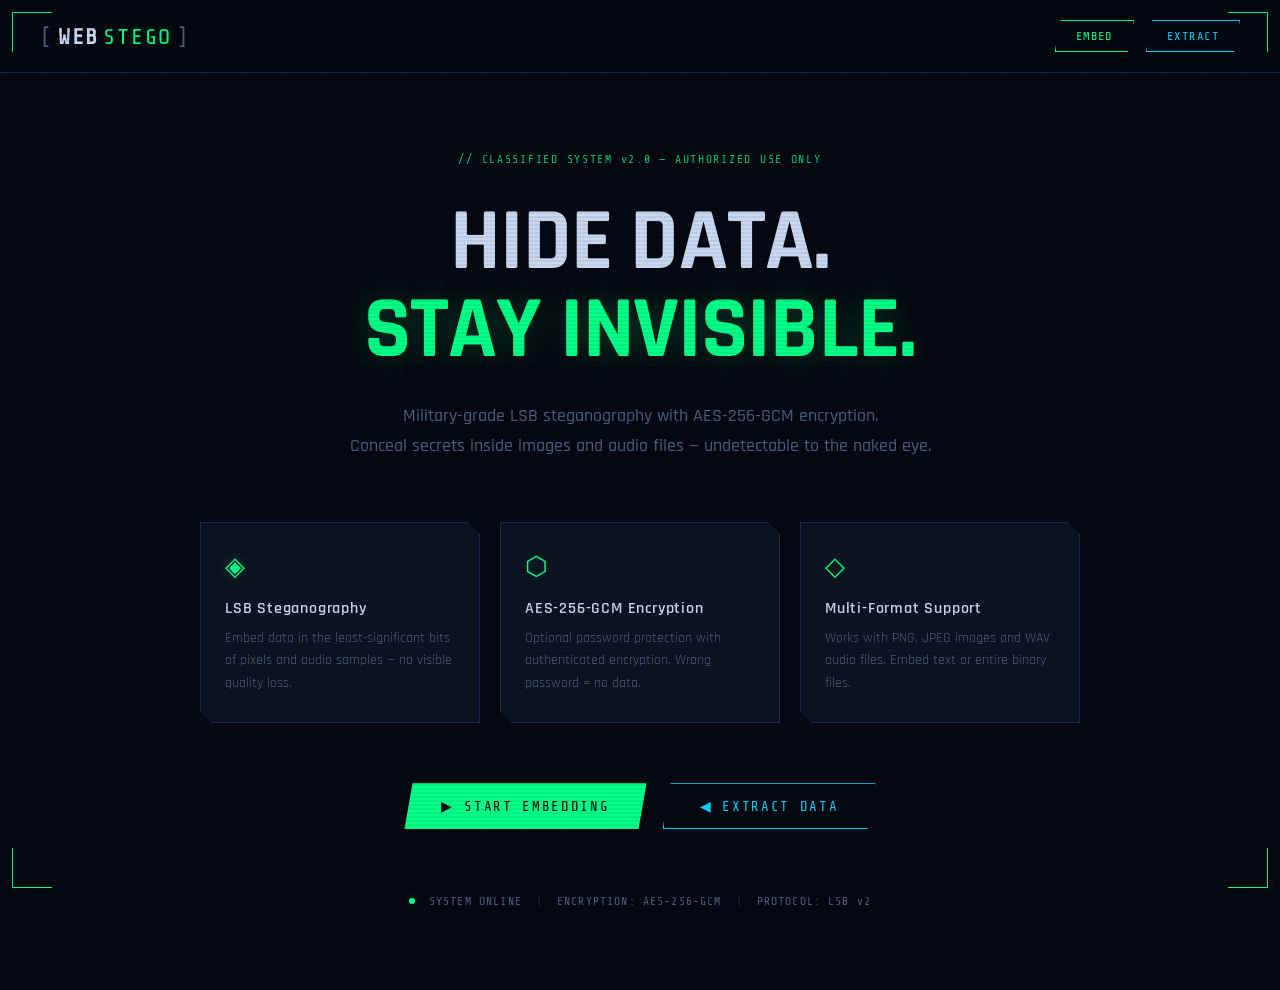
<file: templates/index.html>
<!DOCTYPE html>
<html lang="en">
<head>
<meta charset="UTF-8" />
<meta name="viewport" content="width=device-width, initial-scale=1.0" />
<title>Stego Web Vault</title>
<link rel="stylesheet" href="/static/css/style.css" />
<link rel="preconnect" href="https://fonts.googleapis.com">
<link href="https://fonts.googleapis.com/css2?family=Share+Tech+Mono&family=Rajdhani:wght@400;500;600;700&display=swap" rel="stylesheet">
</head>
<body class="landing-page">

  <!-- Scanline overlay -->
  <div class="scanlines"></div>

  <!-- Animated grid background -->
  <div class="grid-bg"></div>

  <!-- Corner decorations -->
  <div class="corner corner-tl"></div>
  <div class="corner corner-tr"></div>
  <div class="corner corner-bl"></div>
  <div class="corner corner-br"></div>

  <header class="site-header">
    <div class="logo">
      <span class="logo-bracket">[</span>
      <span class="logo-text">WEB</span>
      <span class="logo-accent">STEGO</span>
      <span class="logo-bracket">]</span>
    </div>
    <nav>
      <a href="/embed" class="nav-btn">EMBED</a>
      <a href="/extract" class="nav-btn nav-btn-secondary">EXTRACT</a>
    </nav>
  </header>

  <main class="hero">
    <div class="hero-tag">// CLASSIFIED SYSTEM v2.0 — AUTHORIZED USE ONLY</div>

    <h1 class="hero-title">
      <span class="title-line">HIDE DATA.</span>
      <span class="title-line accent-line">STAY INVISIBLE.</span>
    </h1>

    <p class="hero-subtitle">
      Military-grade LSB steganography with AES-256-GCM encryption.<br>
      Conceal secrets inside images and audio files — undetectable to the naked eye.
    </p>

    <div class="feature-grid">
      <div class="feature-card">
        <div class="feature-icon">◈</div>
        <h3>LSB Steganography</h3>
        <p>Embed data in the least-significant bits of pixels and audio samples — no visible quality loss.</p>
      </div>
      <div class="feature-card">
        <div class="feature-icon">⬡</div>
        <h3>AES-256-GCM Encryption</h3>
        <p>Optional password protection with authenticated encryption. Wrong password = no data.</p>
      </div>
      <div class="feature-card">
        <div class="feature-icon">◇</div>
        <h3>Multi-Format Support</h3>
        <p>Works with PNG, JPEG images and WAV audio files. Embed text or entire binary files.</p>
      </div>
    </div>

    <div class="cta-group">
      <a href="/embed" class="cta-btn cta-primary">
        <span class="btn-icon">▶</span> START EMBEDDING
      </a>
      <a href="/extract" class="cta-btn cta-secondary">
        <span class="btn-icon">◀</span> EXTRACT DATA
      </a>
    </div>

    <div class="status-bar">
      <span class="status-dot active"></span>
      <span class="status-text">SYSTEM ONLINE</span>
      <span class="status-sep">|</span>
      <span class="status-text">ENCRYPTION: AES-256-GCM</span>
      <span class="status-sep">|</span>
      <span class="status-text">PROTOCOL: LSB v2</span>
    </div>
  </main>

  <script src="/static/js/script.js"></script>
</body>
</html>
</file>
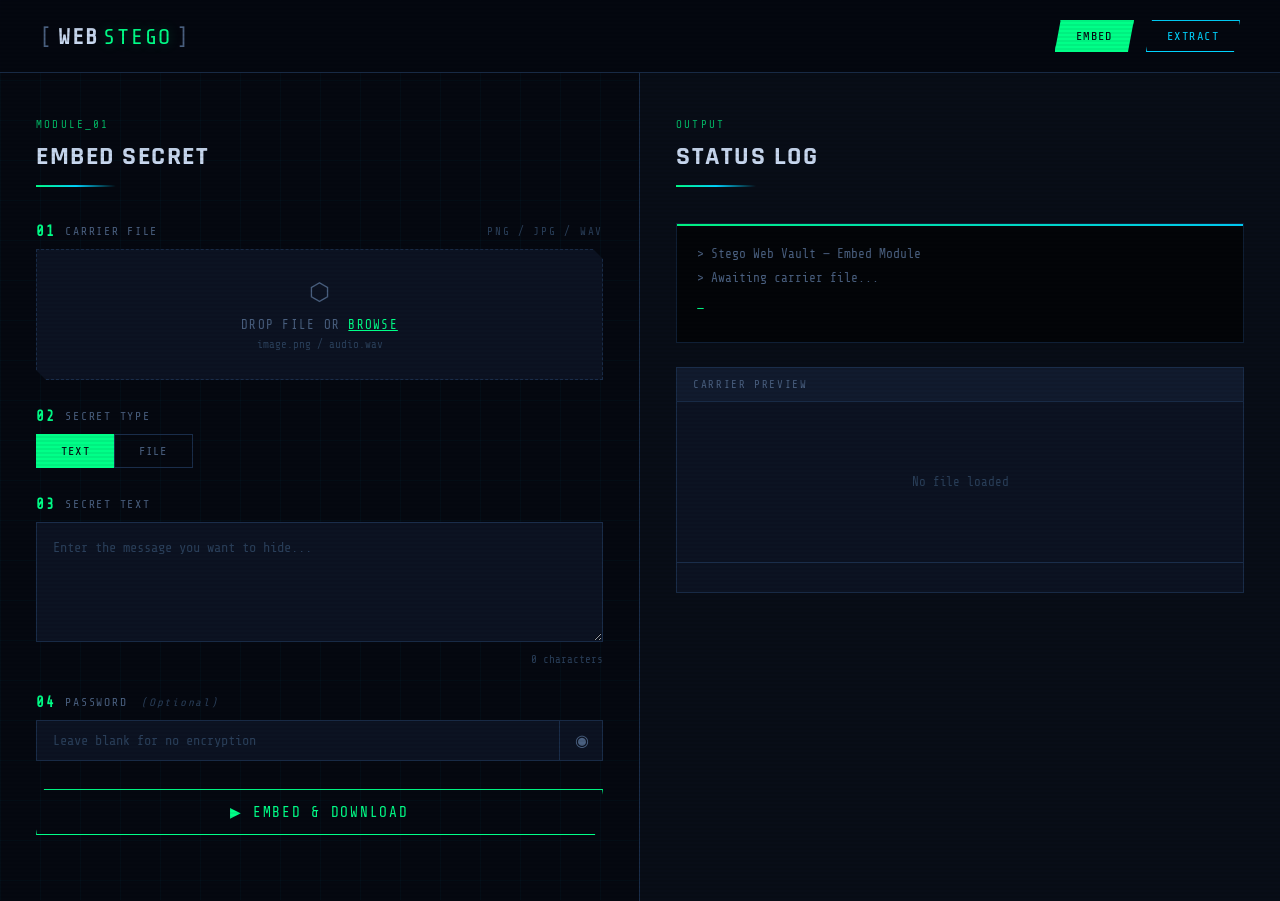
<file: templates/embed.html>
<!DOCTYPE html>
<html lang="en">
<head>
<meta charset="UTF-8" />
<meta name="viewport" content="width=device-width, initial-scale=1.0" />
<title>Embed | Stego Web Vault</title>
<link rel="stylesheet" href="/static/css/style.css" />
<link rel="preconnect" href="https://fonts.googleapis.com">
<link href="https://fonts.googleapis.com/css2?family=Share+Tech+Mono&family=Rajdhani:wght@400;500;600;700&display=swap" rel="stylesheet">
</head>
<body class="ops-page">

  <div class="scanlines"></div>
  <div class="grid-bg"></div>

  <header class="site-header">
    <div class="logo">
      <a href="/" style="text-decoration:none;color:inherit;display:flex;align-items:center;gap:4px;">
        <span class="logo-bracket">[</span>
        <span class="logo-text">WEB</span>
        <span class="logo-accent">STEGO</span>
        <span class="logo-bracket">]</span>
      </a>
    </div>
    <nav>
      <a href="/embed" class="nav-btn active">EMBED</a>
      <a href="/extract" class="nav-btn nav-btn-secondary">EXTRACT</a>
    </nav>
  </header>

  <main class="ops-layout">

    <!-- LEFT PANEL: Controls -->
    <section class="panel panel-left">
      <div class="panel-header">
        <span class="panel-tag">MODULE_01</span>
        <h2 class="panel-title">EMBED SECRET</h2>
        <div class="panel-line"></div>
      </div>

      <form id="embedForm" enctype="multipart/form-data">

        <!-- Step 1: Carrier -->
        <div class="form-group">
          <label class="form-label">
            <span class="label-num">01</span> CARRIER FILE
            <span class="label-hint">PNG / JPG / WAV</span>
          </label>
          <div class="drop-zone" id="carrierDrop">
            <input type="file" id="carrierFile" name="carrier_file"
                   accept=".png,.jpg,.jpeg,.wav" required hidden />
            <div class="drop-icon">⬡</div>
            <div class="drop-text">DROP FILE OR <span class="drop-link">BROWSE</span></div>
            <div class="drop-sub" id="carrierName">image.png / audio.wav</div>
          </div>
        </div>

        <!-- Step 2: Secret type toggle -->
        <div class="form-group">
          <label class="form-label">
            <span class="label-num">02</span> SECRET TYPE
          </label>
          <div class="toggle-group">
            <button type="button" class="toggle-btn active" id="toggleText">TEXT</button>
            <button type="button" class="toggle-btn" id="toggleFile">FILE</button>
          </div>
        </div>

        <!-- Text input -->
        <div class="form-group" id="textSection">
          <label class="form-label">
            <span class="label-num">03</span> SECRET TEXT
          </label>
          <textarea class="form-textarea" name="secret_text" id="secretText"
                    placeholder="Enter the message you want to hide..."></textarea>
          <div class="char-counter"><span id="charCount">0</span> characters</div>
        </div>

        <!-- File input -->
        <div class="form-group hidden" id="fileSection">
          <label class="form-label">
            <span class="label-num">03</span> SECRET FILE
          </label>
          <div class="drop-zone" id="secretDrop">
            <input type="file" id="secretFile" name="secret_file" hidden />
            <div class="drop-icon">◈</div>
            <div class="drop-text">DROP FILE OR <span class="drop-link">BROWSE</span></div>
            <div class="drop-sub" id="secretName">any file type</div>
          </div>
        </div>

        <!-- Step 4: Password -->
        <div class="form-group">
          <label class="form-label">
            <span class="label-num">04</span> PASSWORD <span class="label-optional">(Optional)</span>
          </label>
          <div class="password-wrap">
            <input type="password" class="form-input" name="password" id="embedPassword"
                   placeholder="Leave blank for no encryption" autocomplete="off" />
            <button type="button" class="pwd-toggle" id="embedPwdToggle" title="Show/hide">◉</button>
          </div>
        </div>

        <button type="submit" class="action-btn" id="embedBtn">
          <span class="btn-spinner hidden" id="embedSpinner"></span>
          <span id="embedBtnText">▶ EMBED & DOWNLOAD</span>
        </button>

      </form>
    </section>

    <!-- RIGHT PANEL: Output -->
    <section class="panel panel-right">
      <div class="panel-header">
        <span class="panel-tag">OUTPUT</span>
        <h2 class="panel-title">STATUS LOG</h2>
        <div class="panel-line"></div>
      </div>

      <div class="output-terminal" id="outputTerminal">
        <div class="terminal-line muted">> Stego Web Vault — Embed Module</div>
        <div class="terminal-line muted">> Awaiting carrier file...</div>
        <div class="terminal-cursor">_</div>
      </div>

      <div class="preview-box" id="previewBox">
        <div class="preview-label">CARRIER PREVIEW</div>
        <div class="preview-inner" id="previewInner">
          <div class="preview-placeholder">No file loaded</div>
        </div>
        <div class="preview-meta" id="previewMeta"></div>
      </div>

      <div class="success-card hidden" id="successCard">
        <div class="success-icon">✓</div>
        <div class="success-title">DATA EMBEDDED</div>
        <div class="success-sub" id="successSub">Stego file ready for download.</div>
        <div class="capacity-bar">
          <div class="capacity-label">PAYLOAD DENSITY</div>
          <div class="capacity-track">
            <div class="capacity-fill" id="capacityFill" style="width:0%"></div>
          </div>
          <div class="capacity-pct" id="capacityPct">0%</div>
        </div>
      </div>

    </section>

  </main>

  <script src="/static/js/script.js"></script>
</body>
</html>
</file>
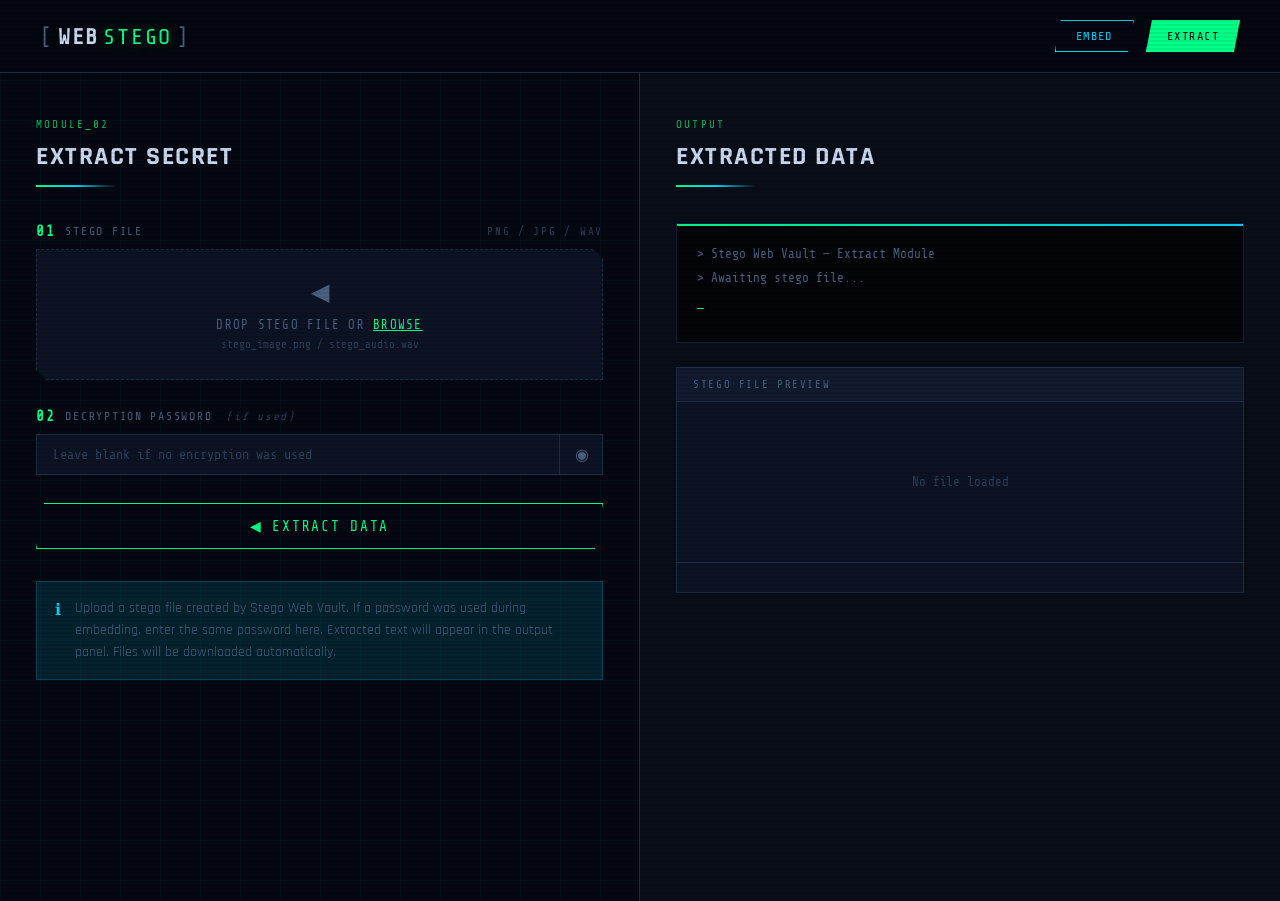
<file: templates/extract.html>
<!DOCTYPE html>
<html lang="en">
<head>
<meta charset="UTF-8" />
<meta name="viewport" content="width=device-width, initial-scale=1.0" />
<title>Extract | Stego Web Vault</title>
<link rel="stylesheet" href="/static/css/style.css" />
<link rel="preconnect" href="https://fonts.googleapis.com">
<link href="https://fonts.googleapis.com/css2?family=Share+Tech+Mono&family=Rajdhani:wght@400;500;600;700&display=swap" rel="stylesheet">
</head>
<body class="ops-page">

  <div class="scanlines"></div>
  <div class="grid-bg"></div>

  <header class="site-header">
    <div class="logo">
      <a href="/" style="text-decoration:none;color:inherit;display:flex;align-items:center;gap:4px;">
        <span class="logo-bracket">[</span>
        <span class="logo-text">WEB</span>
        <span class="logo-accent">STEGO</span>
        <span class="logo-bracket">]</span>
      </a>
    </div>
    <nav>
      <a href="/embed" class="nav-btn nav-btn-secondary">EMBED</a>
      <a href="/extract" class="nav-btn active">EXTRACT</a>
    </nav>
  </header>

  <main class="ops-layout">

    <!-- LEFT PANEL: Controls -->
    <section class="panel panel-left">
      <div class="panel-header">
        <span class="panel-tag">MODULE_02</span>
        <h2 class="panel-title">EXTRACT SECRET</h2>
        <div class="panel-line"></div>
      </div>

      <form id="extractForm" enctype="multipart/form-data">

        <!-- Step 1: Stego file -->
        <div class="form-group">
          <label class="form-label">
            <span class="label-num">01</span> STEGO FILE
            <span class="label-hint">PNG / JPG / WAV</span>
          </label>
          <div class="drop-zone" id="stegoDrop">
            <input type="file" id="stegoFile" name="stego_file"
                   accept=".png,.jpg,.jpeg,.wav" required hidden />
            <div class="drop-icon">◀</div>
            <div class="drop-text">DROP STEGO FILE OR <span class="drop-link">BROWSE</span></div>
            <div class="drop-sub" id="stegoName">stego_image.png / stego_audio.wav</div>
          </div>
        </div>

        <!-- Step 2: Password -->
        <div class="form-group">
          <label class="form-label">
            <span class="label-num">02</span> DECRYPTION PASSWORD <span class="label-optional">(if used)</span>
          </label>
          <div class="password-wrap">
            <input type="password" class="form-input" name="password" id="extractPassword"
                   placeholder="Leave blank if no encryption was used" autocomplete="off" />
            <button type="button" class="pwd-toggle" id="extractPwdToggle" title="Show/hide">◉</button>
          </div>
        </div>

        <button type="submit" class="action-btn" id="extractBtn">
          <span class="btn-spinner hidden" id="extractSpinner"></span>
          <span id="extractBtnText">◀ EXTRACT DATA</span>
        </button>

      </form>

      <!-- Info box -->
      <div class="info-box">
        <div class="info-icon">ℹ</div>
        <div class="info-text">
          Upload a stego file created by Stego Web Vault. If a password was
          used during embedding, enter the same password here. Extracted text
          will appear in the output panel. Files will be downloaded automatically.
        </div>
      </div>
    </section>

    <!-- RIGHT PANEL: Output -->
    <section class="panel panel-right">
      <div class="panel-header">
        <span class="panel-tag">OUTPUT</span>
        <h2 class="panel-title">EXTRACTED DATA</h2>
        <div class="panel-line"></div>
      </div>

      <div class="output-terminal" id="outputTerminal">
        <div class="terminal-line muted">> Stego Web Vault — Extract Module</div>
        <div class="terminal-line muted">> Awaiting stego file...</div>
        <div class="terminal-cursor">_</div>
      </div>

      <!-- Extracted text result -->
      <div class="result-box hidden" id="resultBox">
        <div class="result-header">
          <span class="result-label">EXTRACTED TEXT</span>
          <button class="copy-btn" id="copyBtn" title="Copy to clipboard">⊕ COPY</button>
        </div>
        <div class="result-content" id="resultContent"></div>
        <div class="result-meta" id="resultMeta"></div>
      </div>

      <!-- File download result -->
      <div class="file-result hidden" id="fileResult">
        <div class="file-result-icon">◈</div>
        <div class="file-result-title">FILE EXTRACTED</div>
        <div class="file-result-sub" id="fileResultSub">File has been downloaded.</div>
      </div>

      <!-- Preview -->
      <div class="preview-box" id="previewBox">
        <div class="preview-label">STEGO FILE PREVIEW</div>
        <div class="preview-inner" id="previewInner">
          <div class="preview-placeholder">No file loaded</div>
        </div>
        <div class="preview-meta" id="previewMeta"></div>
      </div>

    </section>

  </main>

  <script src="/static/js/script.js"></script>
</body>
</html>
</file>
<file: static/css/style.css>
/* ============================================================
   Stego Web Vault — style.css
   Dark cyberpunk / terminal aesthetic
   Fonts: Share Tech Mono (mono), Rajdhani (display)
   ============================================================ */

/* ── Reset & Variables ─────────────────────────────────── */
*, *::before, *::after { box-sizing: border-box; margin: 0; padding: 0; }

:root {
  --bg:         #050810;
  --bg2:        #080d17;
  --surface:    #0c1322;
  --surface2:   #111b2e;
  --border:     #1a2d4a;
  --border2:    #0f1f35;
  --green:      #00ff88;
  --green2:     #00cc6a;
  --green-dim:  rgba(0,255,136,0.12);
  --green-glow: rgba(0,255,136,0.25);
  --cyan:       #00d4ff;
  --cyan-dim:   rgba(0,212,255,0.12);
  --red:        #ff3355;
  --red-dim:    rgba(255,51,85,0.12);
  --amber:      #ffaa00;
  --amber-dim:  rgba(255,170,0,0.12);
  --text:       #c8d8f0;
  --text-muted: #4a6080;
  --text-dim:   #2a3f5a;
  --mono:       'Share Tech Mono', 'Courier New', monospace;
  --display:    'Rajdhani', sans-serif;
}

html { font-size: 16px; scroll-behavior: smooth; }

body {
  background: var(--bg);
  color: var(--text);
  font-family: var(--display);
  min-height: 100vh;
  overflow-x: hidden;
  position: relative;
}

/* ── Scanline overlay ──────────────────────────────────── */
.scanlines {
  pointer-events: none;
  position: fixed;
  inset: 0;
  z-index: 999;
  background: repeating-linear-gradient(
    0deg,
    transparent,
    transparent 2px,
    rgba(0,0,0,0.06) 2px,
    rgba(0,0,0,0.06) 4px
  );
}

/* ── Grid background ───────────────────────────────────── */
.grid-bg {
  pointer-events: none;
  position: fixed;
  inset: 0;
  z-index: 0;
  background-image:
    linear-gradient(rgba(0,212,255,0.03) 1px, transparent 1px),
    linear-gradient(90deg, rgba(0,212,255,0.03) 1px, transparent 1px);
  background-size: 40px 40px;
  animation: gridDrift 40s linear infinite;
}
@keyframes gridDrift {
  from { background-position: 0 0, 0 0; }
  to   { background-position: 40px 40px, 40px 40px; }
}

/* ── Corner decorations ────────────────────────────────── */
.corner {
  pointer-events: none;
  position: fixed;
  width: 40px; height: 40px;
  z-index: 100;
}
.corner-tl { top:12px; left:12px;  border-top:1px solid var(--green); border-left:1px solid var(--green); }
.corner-tr { top:12px; right:12px; border-top:1px solid var(--green); border-right:1px solid var(--green); }
.corner-bl { bottom:12px; left:12px;  border-bottom:1px solid var(--green); border-left:1px solid var(--green); }
.corner-br { bottom:12px; right:12px; border-bottom:1px solid var(--green); border-right:1px solid var(--green); }

/* ── Header ────────────────────────────────────────────── */
.site-header {
  position: relative; z-index: 10;
  display: flex; align-items: center; justify-content: space-between;
  padding: 20px 40px;
  border-bottom: 1px solid var(--border);
  background: rgba(5,8,16,0.85);
  backdrop-filter: blur(8px);
}

.logo {
  display: flex; align-items: center; gap: 4px;
  font-family: var(--mono);
  font-size: 1.4rem;
  letter-spacing: 0.08em;
}
.logo-bracket { color: var(--text-muted); }
.logo-text    { color: var(--text); font-weight: 700; }
.logo-accent  { color: var(--green); text-shadow: 0 0 12px var(--green-glow); }

nav { display: flex; gap: 12px; }

.nav-btn {
  font-family: var(--mono);
  font-size: 0.75rem;
  letter-spacing: 0.12em;
  padding: 8px 20px;
  border: 1px solid var(--green);
  background: transparent;
  color: var(--green);
  text-decoration: none;
  cursor: pointer;
  transition: all 0.2s;
  clip-path: polygon(6px 0%, 100% 0%, calc(100% - 6px) 100%, 0% 100%);
}
.nav-btn:hover, .nav-btn.active {
  background: var(--green);
  color: var(--bg);
  box-shadow: 0 0 20px var(--green-glow);
}
.nav-btn-secondary {
  border-color: var(--cyan);
  color: var(--cyan);
}
.nav-btn-secondary:hover {
  background: var(--cyan);
  color: var(--bg);
  box-shadow: 0 0 20px rgba(0,212,255,0.3);
}

/* ── LANDING PAGE ──────────────────────────────────────── */
.landing-page main.hero {
  position: relative; z-index: 5;
  max-width: 960px;
  margin: 0 auto;
  padding: 80px 40px;
  text-align: center;
}

.hero-tag {
  font-family: var(--mono);
  font-size: 0.72rem;
  color: var(--green);
  letter-spacing: 0.15em;
  margin-bottom: 32px;
  opacity: 0.8;
}

.hero-title {
  font-family: var(--display);
  font-weight: 700;
  font-size: clamp(3rem, 8vw, 5.5rem);
  line-height: 1.0;
  letter-spacing: -0.01em;
  margin-bottom: 28px;
}
.title-line { display: block; }
.accent-line {
  color: var(--green);
  text-shadow: 0 0 40px var(--green-glow), 0 0 80px rgba(0,255,136,0.1);
}

.hero-subtitle {
  font-size: 1.1rem;
  color: var(--text-muted);
  line-height: 1.7;
  max-width: 600px;
  margin: 0 auto 60px;
  font-weight: 500;
}

/* Feature grid */
.feature-grid {
  display: grid;
  grid-template-columns: repeat(auto-fit, minmax(220px, 1fr));
  gap: 20px;
  margin-bottom: 60px;
  text-align: left;
}

.feature-card {
  background: var(--surface);
  border: 1px solid var(--border);
  padding: 28px 24px;
  position: relative;
  transition: all 0.25s;
  clip-path: polygon(0 0, calc(100% - 12px) 0, 100% 12px, 100% 100%, 12px 100%, 0 calc(100% - 12px));
}
.feature-card::before {
  content: '';
  position: absolute;
  top: 0; left: 0; right: 0;
  height: 2px;
  background: linear-gradient(90deg, var(--green), transparent);
  opacity: 0;
  transition: opacity 0.25s;
}
.feature-card:hover { border-color: var(--green); transform: translateY(-3px); }
.feature-card:hover::before { opacity: 1; }

.feature-icon {
  font-size: 1.6rem;
  color: var(--green);
  margin-bottom: 14px;
  text-shadow: 0 0 12px var(--green-glow);
}
.feature-card h3 {
  font-family: var(--display);
  font-size: 1rem;
  font-weight: 600;
  letter-spacing: 0.05em;
  margin-bottom: 8px;
  color: var(--text);
}
.feature-card p {
  font-size: 0.88rem;
  color: var(--text-muted);
  line-height: 1.6;
}

/* CTA */
.cta-group { display: flex; gap: 16px; justify-content: center; flex-wrap: wrap; margin-bottom: 60px; }

.cta-btn {
  font-family: var(--mono);
  font-size: 0.88rem;
  letter-spacing: 0.12em;
  padding: 14px 36px;
  text-decoration: none;
  cursor: pointer;
  transition: all 0.25s;
  display: inline-flex; align-items: center; gap: 10px;
}
.cta-primary {
  background: var(--green);
  color: var(--bg);
  border: 1px solid var(--green);
  clip-path: polygon(8px 0%, 100% 0%, calc(100% - 8px) 100%, 0% 100%);
}
.cta-primary:hover {
  background: var(--green2);
  box-shadow: 0 0 30px var(--green-glow), 0 0 60px rgba(0,255,136,0.1);
  transform: translateY(-2px);
}
.cta-secondary {
  background: transparent;
  color: var(--cyan);
  border: 1px solid var(--cyan);
  clip-path: polygon(8px 0%, 100% 0%, calc(100% - 8px) 100%, 0% 100%);
}
.cta-secondary:hover {
  background: var(--cyan);
  color: var(--bg);
  box-shadow: 0 0 30px rgba(0,212,255,0.3);
  transform: translateY(-2px);
}

/* Status bar */
.status-bar {
  display: inline-flex; align-items: center; gap: 14px;
  font-family: var(--mono);
  font-size: 0.72rem;
  color: var(--text-muted);
  letter-spacing: 0.1em;
}
.status-dot {
  width: 6px; height: 6px; border-radius: 50%;
  background: var(--text-muted);
}
.status-dot.active {
  background: var(--green);
  box-shadow: 0 0 8px var(--green-glow);
  animation: pulse 2s ease-in-out infinite;
}
@keyframes pulse {
  0%, 100% { opacity: 1; }
  50%       { opacity: 0.4; }
}
.status-sep { color: var(--border); }

/* ── OPS PAGES (Embed / Extract) ───────────────────────── */
.ops-page body, .ops-page { background: var(--bg); }

.ops-layout {
  position: relative; z-index: 5;
  display: grid;
  grid-template-columns: 1fr 1fr;
  gap: 0;
  min-height: calc(100vh - 72px);
}

/* ── Panels ────────────────────────────────────────────── */
.panel {
  padding: 40px 36px;
  position: relative;
}
.panel-left  { border-right: 1px solid var(--border); }
.panel-right { background: var(--bg2); }

.panel-header { margin-bottom: 36px; }

.panel-tag {
  font-family: var(--mono);
  font-size: 0.68rem;
  color: var(--green);
  letter-spacing: 0.2em;
  opacity: 0.7;
}
.panel-title {
  font-family: var(--display);
  font-size: 1.6rem;
  font-weight: 700;
  letter-spacing: 0.06em;
  margin: 6px 0 12px;
  color: var(--text);
}
.panel-line {
  height: 2px;
  background: linear-gradient(90deg, var(--green) 0%, var(--cyan) 50%, transparent 100%);
  width: 80px;
}

/* ── Form Elements ─────────────────────────────────────── */
.form-group { margin-bottom: 28px; }

.form-label {
  display: flex; align-items: center; gap: 10px;
  font-family: var(--mono);
  font-size: 0.72rem;
  color: var(--text-muted);
  letter-spacing: 0.15em;
  margin-bottom: 10px;
  text-transform: uppercase;
}
.label-num {
  color: var(--green);
  font-size: 0.9rem;
  font-weight: 700;
}
.label-hint {
  color: var(--text-dim);
  font-size: 0.68rem;
  margin-left: auto;
}
.label-optional {
  color: var(--text-dim);
  font-size: 0.68rem;
  font-style: italic;
  margin-left: 4px;
  text-transform: none;
}

/* Drop zone */
.drop-zone {
  border: 1px dashed var(--border);
  background: var(--surface);
  padding: 28px 20px;
  text-align: center;
  cursor: pointer;
  transition: all 0.25s;
  clip-path: polygon(0 0, calc(100% - 10px) 0, 100% 10px, 100% 100%, 10px 100%, 0 calc(100% - 10px));
}
.drop-zone:hover, .drop-zone.dragover {
  border-color: var(--green);
  background: var(--green-dim);
  box-shadow: inset 0 0 20px rgba(0,255,136,0.05);
}
.drop-zone.loaded {
  border-color: var(--green);
  border-style: solid;
  background: var(--green-dim);
}
.drop-icon {
  font-size: 1.5rem; color: var(--text-muted);
  margin-bottom: 10px;
  transition: color 0.2s;
}
.drop-zone:hover .drop-icon { color: var(--green); }
.drop-text {
  font-family: var(--mono);
  font-size: 0.78rem;
  color: var(--text-muted);
  letter-spacing: 0.1em;
}
.drop-link { color: var(--green); text-decoration: underline; cursor: pointer; }
.drop-sub {
  font-family: var(--mono);
  font-size: 0.68rem;
  color: var(--text-dim);
  margin-top: 6px;
  transition: color 0.2s;
}
.drop-zone.loaded .drop-sub { color: var(--green); }

/* Toggle */
.toggle-group { display: flex; gap: 0; }
.toggle-btn {
  font-family: var(--mono);
  font-size: 0.75rem;
  letter-spacing: 0.1em;
  padding: 9px 24px;
  border: 1px solid var(--border);
  background: transparent;
  color: var(--text-muted);
  cursor: pointer;
  transition: all 0.2s;
}
.toggle-btn:first-child { border-right: none; }
.toggle-btn.active {
  background: var(--green);
  color: var(--bg);
  border-color: var(--green);
}
.toggle-btn:hover:not(.active) {
  border-color: var(--green);
  color: var(--green);
}

/* Textarea */
.form-textarea {
  width: 100%;
  min-height: 120px;
  resize: vertical;
  background: var(--surface);
  border: 1px solid var(--border);
  color: var(--text);
  font-family: var(--mono);
  font-size: 0.85rem;
  padding: 14px 16px;
  outline: none;
  transition: border-color 0.2s;
  line-height: 1.6;
}
.form-textarea:focus { border-color: var(--green); }
.form-textarea::placeholder { color: var(--text-dim); }

.char-counter {
  font-family: var(--mono);
  font-size: 0.68rem;
  color: var(--text-dim);
  text-align: right;
  margin-top: 5px;
}

/* Text input */
.form-input {
  width: 100%;
  background: var(--surface);
  border: 1px solid var(--border);
  color: var(--text);
  font-family: var(--mono);
  font-size: 0.85rem;
  padding: 12px 16px;
  outline: none;
  transition: border-color 0.2s;
}
.form-input:focus { border-color: var(--green); }
.form-input::placeholder { color: var(--text-dim); }

.password-wrap { position: relative; }
.password-wrap .form-input { padding-right: 48px; }
.pwd-toggle {
  position: absolute; right: 0; top: 0; bottom: 0;
  width: 44px;
  background: transparent;
  border: none; border-left: 1px solid var(--border);
  color: var(--text-muted);
  cursor: pointer;
  font-size: 1rem;
  transition: color 0.2s;
}
.pwd-toggle:hover { color: var(--green); }

/* Action button */
.action-btn {
  width: 100%;
  padding: 14px;
  font-family: var(--mono);
  font-size: 0.9rem;
  letter-spacing: 0.12em;
  background: transparent;
  border: 1px solid var(--green);
  color: var(--green);
  cursor: pointer;
  transition: all 0.25s;
  clip-path: polygon(8px 0%, 100% 0%, calc(100% - 8px) 100%, 0% 100%);
  display: flex; align-items: center; justify-content: center; gap: 10px;
  margin-top: 8px;
}
.action-btn:hover:not(:disabled) {
  background: var(--green);
  color: var(--bg);
  box-shadow: 0 0 30px var(--green-glow);
}
.action-btn:disabled { opacity: 0.5; cursor: not-allowed; }

/* Spinner */
.btn-spinner {
  width: 14px; height: 14px;
  border: 2px solid currentColor;
  border-top-color: transparent;
  border-radius: 50%;
  animation: spin 0.7s linear infinite;
  display: inline-block;
}
@keyframes spin { to { transform: rotate(360deg); } }

/* Info box */
.info-box {
  margin-top: 32px;
  display: flex; gap: 14px;
  background: var(--cyan-dim);
  border: 1px solid rgba(0,212,255,0.2);
  padding: 16px 18px;
}
.info-icon { color: var(--cyan); font-size: 1rem; margin-top: 2px; flex-shrink: 0; }
.info-text  { font-size: 0.85rem; color: var(--text-muted); line-height: 1.6; }

/* ── RIGHT PANEL OUTPUT ─────────────────────────────────── */

/* Terminal */
.output-terminal {
  background: #030508;
  border: 1px solid var(--border2);
  padding: 18px 20px;
  margin-bottom: 24px;
  min-height: 120px;
  font-family: var(--mono);
  font-size: 0.8rem;
  line-height: 1.9;
  position: relative;
  overflow: hidden;
}
.output-terminal::before {
  content: '';
  position: absolute; top: 0; left: 0; right: 0;
  height: 2px;
  background: linear-gradient(90deg, var(--green), var(--cyan));
}

.terminal-line { color: var(--text); }
.terminal-line.muted { color: var(--text-muted); }
.terminal-line.success { color: var(--green); }
.terminal-line.error { color: var(--red); }
.terminal-line.info { color: var(--cyan); }

.terminal-cursor {
  display: inline-block;
  color: var(--green);
  animation: blink 1s step-end infinite;
}
@keyframes blink { 0%, 100% { opacity: 1; } 50% { opacity: 0; } }

/* Preview box */
.preview-box {
  background: var(--surface);
  border: 1px solid var(--border);
  margin-bottom: 24px;
  overflow: hidden;
}
.preview-label {
  font-family: var(--mono);
  font-size: 0.68rem;
  color: var(--text-muted);
  letter-spacing: 0.15em;
  padding: 10px 16px;
  border-bottom: 1px solid var(--border);
  background: var(--surface2);
}
.preview-inner {
  min-height: 160px;
  display: flex; align-items: center; justify-content: center;
  padding: 16px;
}
.preview-inner img { max-width: 100%; max-height: 200px; object-fit: contain; }
.preview-placeholder {
  font-family: var(--mono);
  font-size: 0.78rem;
  color: var(--text-dim);
}
.preview-meta {
  font-family: var(--mono);
  font-size: 0.72rem;
  color: var(--text-muted);
  padding: 8px 16px;
  border-top: 1px solid var(--border);
  min-height: 30px;
}

/* Success card */
.success-card {
  background: var(--green-dim);
  border: 1px solid var(--green);
  padding: 28px 24px;
  text-align: center;
  margin-bottom: 24px;
}
.success-icon {
  font-size: 2.5rem;
  color: var(--green);
  text-shadow: 0 0 20px var(--green-glow);
  margin-bottom: 10px;
}
.success-title {
  font-family: var(--display);
  font-size: 1.3rem;
  font-weight: 700;
  letter-spacing: 0.1em;
  color: var(--green);
  margin-bottom: 6px;
}
.success-sub {
  font-size: 0.88rem;
  color: var(--text-muted);
  margin-bottom: 20px;
}

/* Capacity bar */
.capacity-bar { text-align: left; }
.capacity-label {
  font-family: var(--mono);
  font-size: 0.68rem;
  color: var(--text-muted);
  letter-spacing: 0.12em;
  margin-bottom: 6px;
}
.capacity-track {
  height: 4px;
  background: var(--border);
  margin-bottom: 4px;
}
.capacity-fill {
  height: 100%;
  background: linear-gradient(90deg, var(--green), var(--cyan));
  transition: width 1s ease;
}
.capacity-pct {
  font-family: var(--mono);
  font-size: 0.75rem;
  color: var(--green);
  text-align: right;
}

/* Result box */
.result-box {
  background: var(--surface);
  border: 1px solid var(--border);
  margin-bottom: 24px;
  overflow: hidden;
}
.result-header {
  display: flex; align-items: center; justify-content: space-between;
  padding: 10px 16px;
  border-bottom: 1px solid var(--border);
  background: var(--surface2);
}
.result-label {
  font-family: var(--mono);
  font-size: 0.68rem;
  color: var(--green);
  letter-spacing: 0.15em;
}
.copy-btn {
  font-family: var(--mono);
  font-size: 0.68rem;
  letter-spacing: 0.1em;
  background: transparent;
  border: 1px solid var(--border);
  color: var(--text-muted);
  padding: 4px 12px;
  cursor: pointer;
  transition: all 0.2s;
}
.copy-btn:hover { border-color: var(--green); color: var(--green); }
.copy-btn.copied { color: var(--green); border-color: var(--green); }

.result-content {
  padding: 16px;
  font-family: var(--mono);
  font-size: 0.85rem;
  line-height: 1.7;
  color: var(--text);
  white-space: pre-wrap;
  word-break: break-word;
  max-height: 300px;
  overflow-y: auto;
}
.result-meta {
  font-family: var(--mono);
  font-size: 0.7rem;
  color: var(--text-dim);
  padding: 8px 16px;
  border-top: 1px solid var(--border);
}

/* File result */
.file-result {
  background: var(--cyan-dim);
  border: 1px solid rgba(0,212,255,0.3);
  padding: 28px;
  text-align: center;
  margin-bottom: 24px;
}
.file-result-icon {
  font-size: 2.5rem;
  color: var(--cyan);
  margin-bottom: 10px;
}
.file-result-title {
  font-family: var(--display);
  font-size: 1.2rem;
  font-weight: 700;
  color: var(--cyan);
  letter-spacing: 0.1em;
  margin-bottom: 6px;
}
.file-result-sub {
  font-size: 0.88rem;
  color: var(--text-muted);
}

/* ── Utilities ──────────────────────────────────────────── */
.hidden { display: none !important; }

/* Scrollbar */
::-webkit-scrollbar { width: 6px; height: 6px; }
::-webkit-scrollbar-track { background: var(--bg); }
::-webkit-scrollbar-thumb { background: var(--border); border-radius: 3px; }
::-webkit-scrollbar-thumb:hover { background: var(--green); }

/* ── Responsive ─────────────────────────────────────────── */
@media (max-width: 900px) {
  .ops-layout { grid-template-columns: 1fr; }
  .panel-left { border-right: none; border-bottom: 1px solid var(--border); }
  .site-header { padding: 16px 20px; }
  .panel { padding: 28px 20px; }
}
@media (max-width: 600px) {
  .hero-title { font-size: 2.5rem; }
  .feature-grid { grid-template-columns: 1fr; }
  .cta-group { flex-direction: column; align-items: center; }
}
</file>
